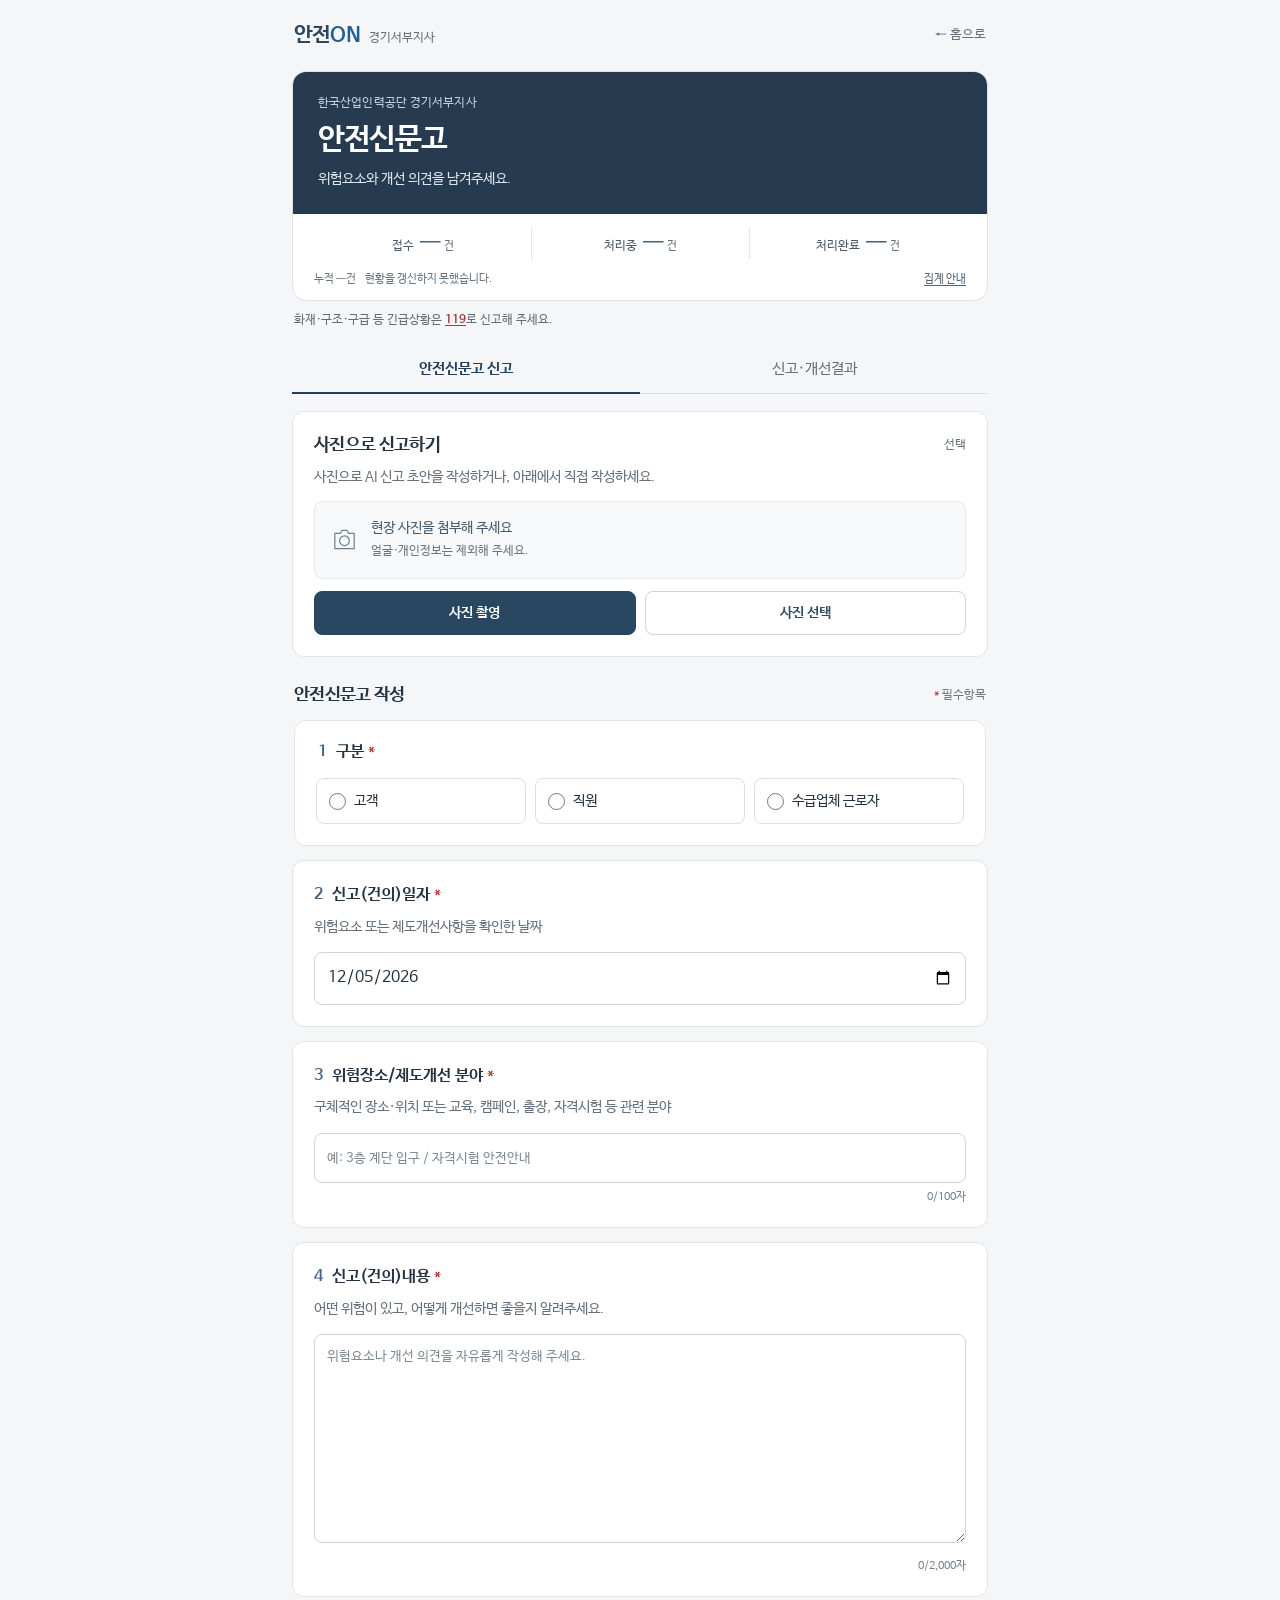
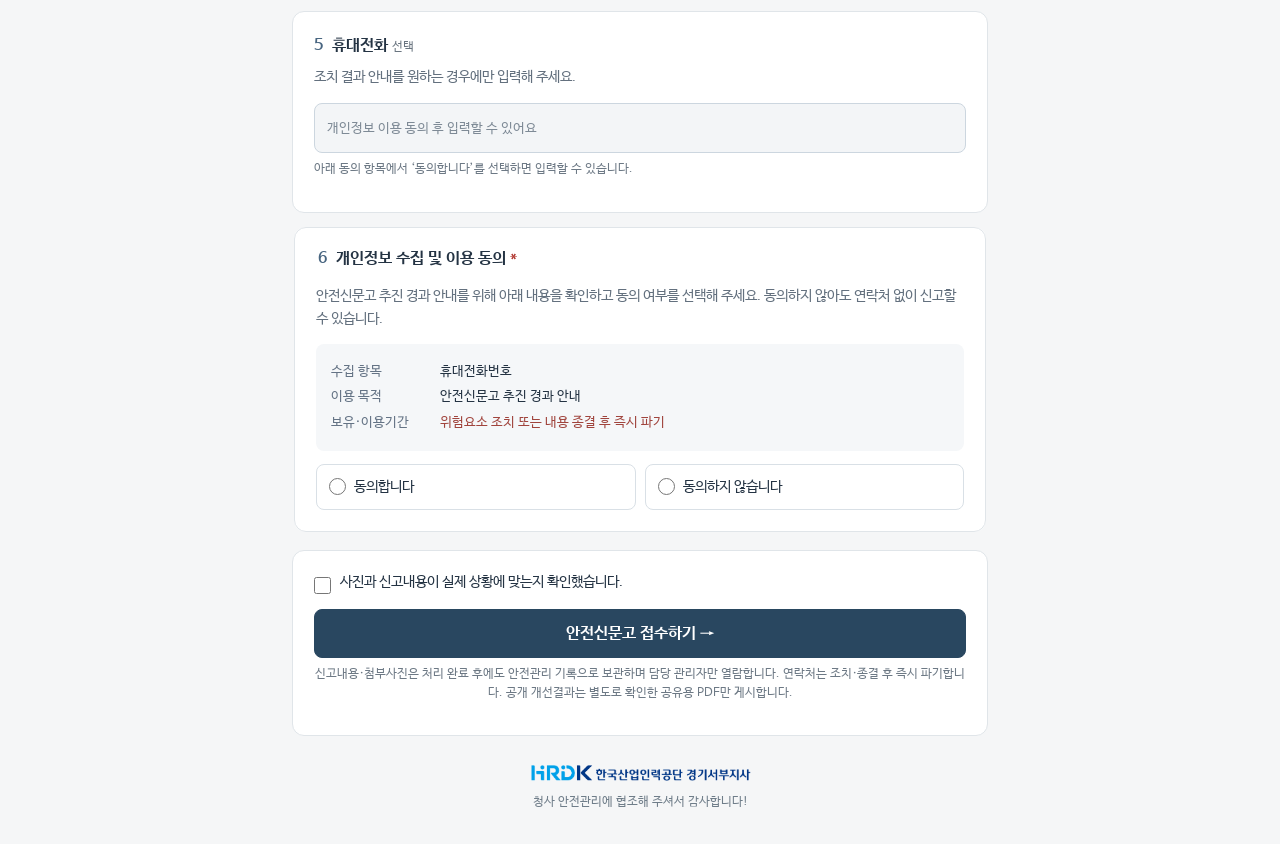
<file: report.html>
<!doctype html>
<html lang="ko">
<head>
  <meta charset="utf-8"><meta name="viewport" content="width=device-width,initial-scale=1,viewport-fit=cover">
  <meta name="referrer" content="same-origin"><meta name="color-scheme" content="light">
  <title>안전신문고 | 안전ON 경기서부지사</title>
  <link rel="stylesheet" href="assets/report.css?v=20261020-3">
  <script src="supabase-config.js"></script><script src="report-config.js"></script>
  <script type="module" src="assets/report.js?v=20261020-3"></script>
  <script type="module" src="assets/report-public.js?v=20261020-3"></script>
</head>
<body>
<a class="skip" href="#reportForm">신고서 바로가기</a>
<div class="shell">
  <header class="top"><a href="index.html" class="brand" aria-label="안전ON 홈">안전<span>ON</span><small>경기서부지사</small></a><a href="index.html" class="back">← 홈으로</a></header>
  <main>
    <section class="report-overview" aria-labelledby="reportHeading">
      <div class="hero"><p class="eyebrow">한국산업인력공단 경기서부지사</p><h1 id="reportHeading">안전신문고</h1><p>위험요소와 개선 의견을 남겨주세요.</p></div>
      <section class="report-summary" aria-labelledby="scoreHeading"><h2 id="scoreHeading" class="sr-only">온라인 안전신문고 처리 현황</h2><div class="summary-counts"><div><span>접수</span><strong id="statReceived">—</strong><small>건</small></div><div><span>처리중</span><strong id="statProcessing">—</strong><small>건</small></div><div><span>처리완료</span><strong id="statCompleted">—</strong><small>건</small></div></div><div class="summary-meta"><span>누적 <b id="statTotal">—</b>건</span><p id="statsMessage" role="status">현황 확인 중</p><details class="count-help"><summary>집계 안내</summary><p>온라인 접수 누적 현황이며 60초마다 갱신합니다.<br>처리중: 검토중·조치중<br>처리완료: 조치완료·종결<br>과거 월별 PDF의 실적은 자동 합산되지 않습니다.</p></details></div></section>
    </section>
    <p class="emergency">화재·구조·구급 등 긴급상황은 <a href="tel:119">119</a>로 신고해 주세요.</p>
    <div id="previewNotice" class="preview-note" hidden>화면 미리보기입니다. 사진 선택과 신고서 작성은 체험할 수 있으며, 실제 AI 분석과 접수는 연결 설정 후 이용할 수 있습니다.</div>
    <div class="report-tabs" role="tablist" aria-label="안전신문고 메뉴"><button type="button" id="reportTab" role="tab" aria-controls="reportPanel" aria-selected="true">안전신문고 신고</button><button type="button" id="resultsTab" role="tab" aria-controls="resultsPanel" aria-selected="false" tabindex="-1">신고·개선결과</button></div>
    <div id="reportPanel" role="tabpanel" aria-labelledby="reportTab">

    <section class="card photo-card" aria-labelledby="photoHeading">
      <div class="section-head"><h2 id="photoHeading">사진으로 신고하기</h2><span class="optional">선택</span></div>
      <p class="help">사진으로 AI 신고 초안을 작성하거나, 아래에서 직접 작성하세요.</p>
      <div class="photo-empty" id="photoEmpty"><svg aria-hidden="true" viewBox="0 0 48 48"><path d="M8 14h9l3-5h8l3 5h9v25H8z"/><circle cx="24" cy="26" r="8"/></svg><div><strong>현장 사진을 첨부해 주세요</strong><span>얼굴·개인정보는 제외해 주세요.</span></div></div>
      <figure id="photoPreview" class="photo-preview" hidden><img id="photoImage" alt="신고에 첨부할 현장 사진"><figcaption><span id="photoInfo"></span><button type="button" id="removePhoto" class="text-button">사진 삭제</button></figcaption></figure>
      <div class="photo-actions"><button type="button" id="cameraButton" class="button secondary">사진 촬영</button><button type="button" id="fileButton" class="button secondary">사진 선택</button></div>
      <input type="file" id="cameraInput" accept="image/jpeg,image/png,image/webp" capture="environment" hidden>
      <input type="file" id="fileInput" accept="image/jpeg,image/png,image/webp" hidden>
      <div id="analysisOptions" hidden>
        <p class="help">사진과 아래 내용을 확인하면 AI 분석이 자동으로 시작됩니다.</p>
        <label class="check-line"><input type="checkbox" id="photoPrivacyChecked"><span>사진과 장소 설명에 얼굴·명찰·연락처·민원서류 등 개인정보나 기밀정보가 없는지 확인했습니다.</span></label>
        <p class="tiny">사진과 입력한 장소 설명이 Google Gemini로 전송됩니다. 무료 서비스에서는 전송한 내용과 분석 결과가 Google 제품·AI 개선에 사용되고 사람이 검토할 수 있습니다. 개인정보를 자동으로 가려주는 기능은 없습니다.</p>
        <label class="check-line"><input type="checkbox" id="aiConsent"><span>위 내용을 확인하고 사진·장소 설명을 Google Gemini로 전송하여 분석하는 데 동의합니다.</span></label>
        <p class="tiny">구분·신고일자·신고내용·휴대전화번호는 AI에 보내지 않습니다. 동의하지 않아도 신고서를 직접 작성할 수 있습니다.</p>
        <button type="button" id="analyzeButton" class="button primary full">AI로 신고 초안 작성</button>
      </div>
      <p id="analysisMessage" class="status-message" role="status" aria-live="polite" hidden></p>
      <div id="analysisResults" class="analysis-results" hidden><div class="result-heading"><h3>AI가 찾은 위험 의심사항</h3><span id="findingCount"></span></div><p class="help">실제 상황에 맞는 항목만 선택해 주세요. AI 결과는 틀리거나 위험을 놓칠 수 있습니다.</p><div id="findingList"></div><button type="button" id="applyDraft" class="button secondary full">선택한 항목으로 초안 넣기</button></div>
    </section>

    <form id="reportForm" novalidate>
      <div class="form-heading"><h2>안전신문고 작성</h2><span><i>*</i> 필수항목</span></div>
      <fieldset class="card"><legend><span>1</span> 구분 <i>*</i></legend><div class="radio-grid"><label class="radio-choice"><input type="radio" name="reporterType" value="고객" required><span>고객</span></label><label class="radio-choice"><input type="radio" name="reporterType" value="직원"><span>직원</span></label><label class="radio-choice"><input type="radio" name="reporterType" value="수급업체 근로자"><span>수급업체 근로자</span></label></div></fieldset>
      <section class="card"><label class="field-title" for="reportDate"><span>2</span> 신고(건의)일자 <i>*</i></label><p class="help">위험요소 또는 제도개선사항을 확인한 날짜</p><input id="reportDate" name="reportDate" type="date" required></section>
      <section class="card"><label class="field-title" for="location"><span>3</span> 위험장소/제도개선 분야 <i>*</i></label><p class="help">구체적인 장소·위치 또는 교육, 캠페인, 출장, 자격시험 등 관련 분야</p><input id="location" name="location" maxlength="100" placeholder="예: 3층 계단 입구 / 자격시험 안전안내" required><div class="counter"><span id="locationCount">0</span>/100자</div></section>
      <section class="card"><label class="field-title" for="content"><span>4</span> 신고(건의)내용 <i>*</i></label><p class="help">어떤 위험이 있고, 어떻게 개선하면 좋을지 알려주세요.</p><p id="draftLabel" class="draft-label" hidden>AI가 작성한 초안입니다. 실제 상황에 맞게 수정해 주세요.</p><textarea id="content" name="content" rows="7" maxlength="2000" placeholder="위험요소나 개선 의견을 자유롭게 작성해 주세요." required></textarea><div class="counter"><span id="contentCount">0</span>/2,000자</div></section>
      <section class="card"><label class="field-title" for="phone"><span>5</span> 휴대전화 <span class="optional">선택</span></label><p class="help">조치 결과 안내를 원하는 경우에만 입력해 주세요.</p><input id="phone" name="phone" type="tel" inputmode="numeric" maxlength="11" autocomplete="tel" placeholder="개인정보 이용 동의 후 입력할 수 있어요" disabled><p class="tiny">아래 동의 항목에서 ‘동의합니다’를 선택하면 입력할 수 있습니다.</p></section>
      <fieldset class="card"><legend><span>6</span> 개인정보 수집 및 이용 동의 <i>*</i></legend><p class="help">안전신문고 추진 경과 안내를 위해 아래 내용을 확인하고 동의 여부를 선택해 주세요. 동의하지 않아도 연락처 없이 신고할 수 있습니다.</p><dl class="privacy"><div><dt>수집 항목</dt><dd>휴대전화번호</dd></div><div><dt>이용 목적</dt><dd>안전신문고 추진 경과 안내</dd></div><div><dt>보유·이용기간</dt><dd>위험요소 조치 또는 내용 종결 후 즉시 파기</dd></div></dl><div class="consent-options"><label class="radio-choice"><input type="radio" name="privacyConsent" value="yes" required><span>동의합니다</span></label><label class="radio-choice"><input type="radio" name="privacyConsent" value="no"><span>동의하지 않습니다</span></label></div></fieldset>
      <div class="card final-check"><label class="check-line"><input type="checkbox" id="reviewed" required><span>사진과 신고내용이 실제 상황에 맞는지 확인했습니다.</span></label><div class="trap" aria-hidden="true"><label>이 항목은 비워두세요<input id="website" tabindex="-1" autocomplete="off"></label></div><p id="submitError" class="error-message" role="alert" hidden></p><button class="button primary full" id="submitButton" type="submit">안전신문고 접수하기 →</button><p class="tiny center">신고내용·첨부사진은 처리 완료 후에도 안전관리 기록으로 보관하며 담당 관리자만 열람합니다. 연락처는 조치·종결 후 즉시 파기합니다. 공개 개선결과는 별도로 확인한 공유용 PDF만 게시합니다.</p></div>
    </form>
    <section class="card success" id="successView" tabindex="-1" hidden><span class="success-icon">✓</span><h2>안전신문고가 접수되었습니다</h2><p>안전한 일상을 위한 소중한 의견에 감사드립니다.</p><div class="receipt"><span>접수번호</span><strong id="receiptNumber"></strong></div><p class="help">접수번호를 기록해 주세요. 연락처를 남긴 경우 담당자가 추진 경과를 안내할 수 있습니다.</p><div class="photo-actions"><a class="button secondary" href="index.html">안전ON 홈</a><button class="button primary" type="button" id="newReport">새 신고 작성</button></div></section>
    </div>
    <section id="resultsPanel" role="tabpanel" aria-labelledby="resultsTab" hidden><div class="card results-intro"><h2>월별 신고·개선결과</h2><p class="help">월별 신고와 개선결과를 확인할 수 있습니다. 공개된 PDF 자료만 표시합니다.</p><button id="resultsRefresh" type="button" class="button secondary">자료 새로고침</button></div><p id="resultsMessage" class="help" role="status"></p><div id="publicationsList"></div><button id="publicationsMore" class="button secondary full" type="button" hidden>이전 자료 더 보기</button></section>
    <footer><img src="images/지사로고.png" alt="한국산업인력공단 경기서부지사"><p>청사 안전관리에 협조해 주셔서 감사합니다!</p></footer>
  </main>
</div>
<dialog id="replaceDialog"><h2>작성한 내용을 바꿀까요?</h2><p>현재 신고내용을 AI 초안으로 바꿉니다. 유지하려면 취소를 눌러주세요.</p><div class="photo-actions"><button class="button secondary" id="cancelReplace" type="button">취소</button><button class="button primary" id="confirmReplace" type="button">초안으로 바꾸기</button></div></dialog>
</body></html>
</file>
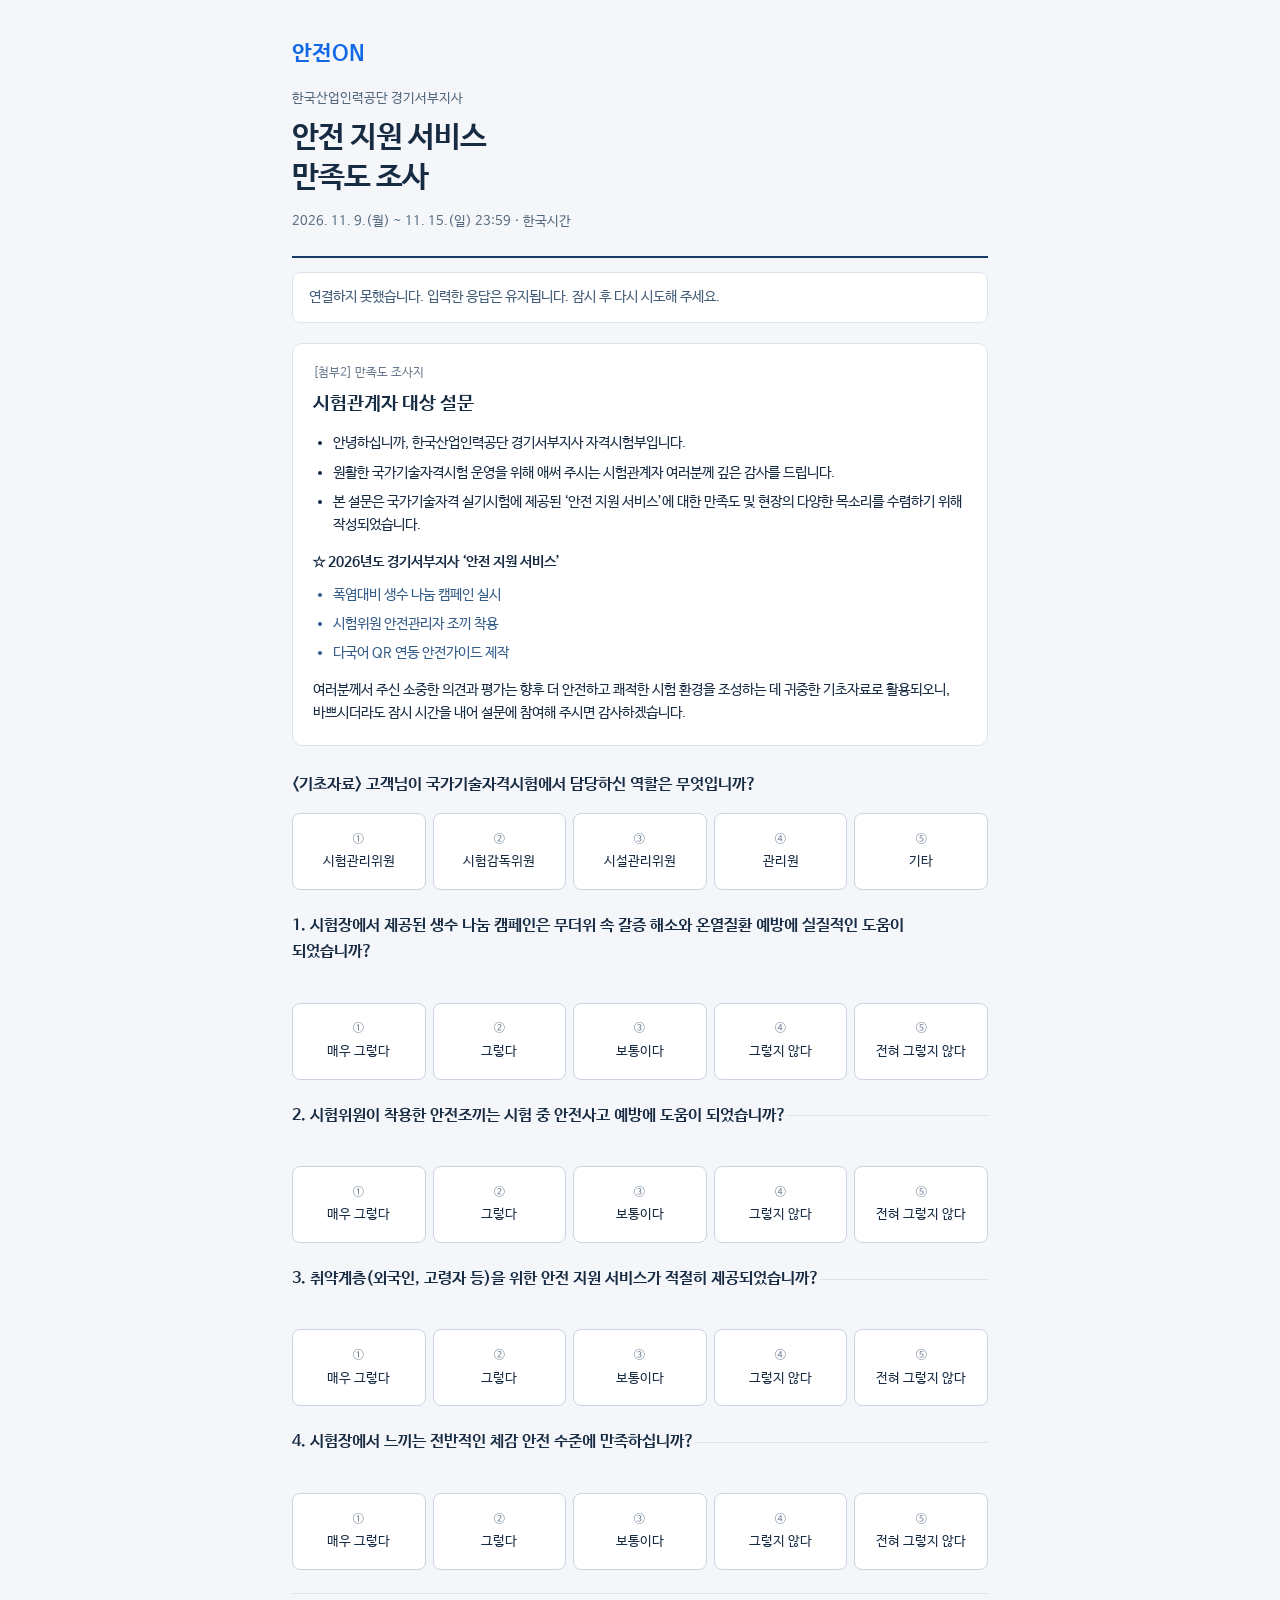
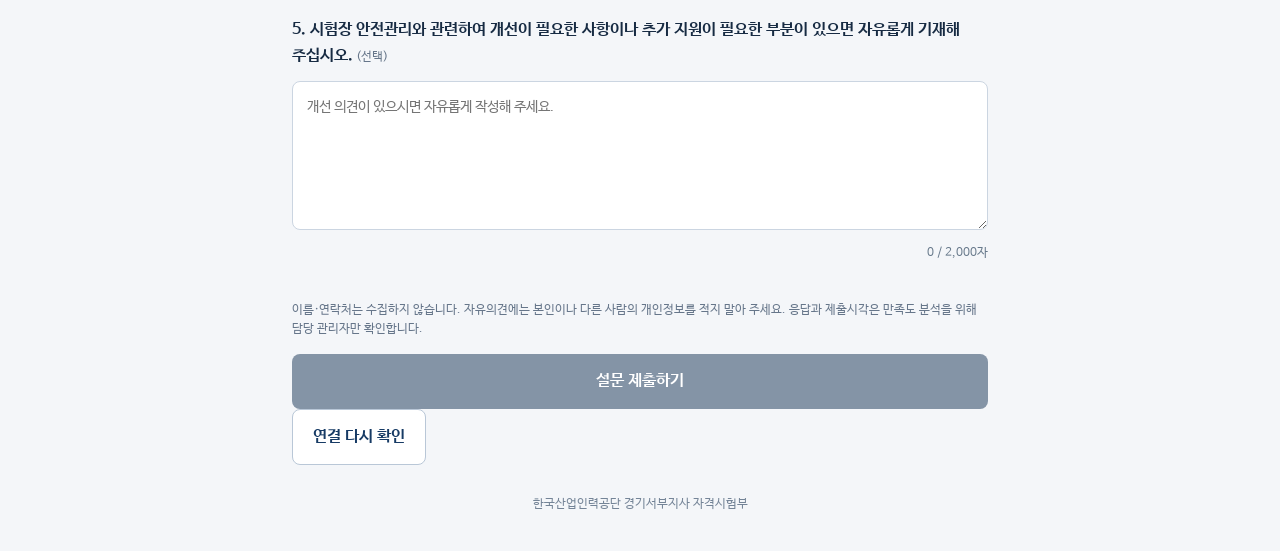
<file: survey.html>
<!doctype html>
<html lang="ko"><head><meta charset="utf-8"><meta name="viewport" content="width=device-width,initial-scale=1,viewport-fit=cover"><meta name="theme-color" content="#173b65"><title>안전 지원 서비스 만족도 조사 | 안전ON</title><link rel="stylesheet" href="assets/survey.css?v=20261109-1"><script src="supabase-config.js"></script><script src="survey-config.js"></script><script type="module" src="assets/survey-form.mjs?v=20261109-1"></script></head>
<body class="so-survey-page"><main class="so-survey-container">
  <header class="so-survey-heading"><a href="index.html" class="so-survey-home" target="_top">안전ON</a><span>한국산업인력공단 경기서부지사</span><h1>안전 지원 서비스<br> 만족도 조사</h1><p class="so-survey-period">2026. 11. 9.(월) ~ 11. 15.(일) 23:59 · 한국시간</p></header>
  <p id="surveyState" class="so-survey-state" role="status">조사 참여 가능 여부를 확인하고 있습니다.</p>
  <section class="so-survey-intro" aria-labelledby="surveyIntroTitle">
    <p class="so-survey-source">[첨부2] 만족도 조사지</p><h2 id="surveyIntroTitle">시험관계자 대상 설문</h2>
    <ul>
      <li>안녕하십니까, 한국산업인력공단 경기서부지사 자격시험부입니다.</li>
      <li>원활한 국가기술자격시험 운영을 위해 애써 주시는 시험관계자 여러분께 깊은 감사를 드립니다.</li>
      <li>본 설문은 국가기술자격 실기시험에 제공된 ‘안전 지원 서비스’에 대한 만족도 및 현장의 다양한 목소리를 수렴하기 위해 작성되었습니다.</li>
    </ul>
    <p class="so-survey-service-title">☆ 2026년도 경기서부지사 ‘안전 지원 서비스’</p>
    <ul class="so-survey-services"><li>폭염대비 생수 나눔 캠페인 실시</li><li>시험위원 안전관리자 조끼 착용</li><li>다국어 QR 연동 안전가이드 제작</li></ul>
    <p>여러분께서 주신 소중한 의견과 평가는 향후 더 안전하고 쾌적한 시험 환경을 조성하는 데 귀중한 기초자료로 활용되오니, 바쁘시더라도 잠시 시간을 내어 설문에 참여해 주시면 감사하겠습니다.</p>
  </section>
  <form id="surveyForm" novalidate>
    <fieldset id="surveyFields" disabled>
      <div id="surveyQuestions"></div>
      <p class="so-survey-privacy">이름·연락처는 수집하지 않습니다. 자유의견에는 본인이나 다른 사람의 개인정보를 적지 말아 주세요. 응답과 제출시각은 만족도 분석을 위해 담당 관리자만 확인합니다.</p>
      <div class="so-survey-trap" aria-hidden="true"><label>이 항목은 비워두세요<input name="website" id="surveyWebsite" tabindex="-1" autocomplete="off"></label></div>
      <p id="surveyError" class="so-survey-error" role="alert" hidden></p>
      <button id="surveySubmit" class="so-survey-primary" type="submit">설문 제출하기</button>
    </fieldset>
  </form>
  <section id="surveySuccess" class="so-survey-success" tabindex="-1" hidden><span aria-hidden="true">✓</span><h2>소중한 의견 감사합니다.</h2><p id="surveySuccessMessage">설문 응답이 정상적으로 저장되었습니다.</p><p>더 안전하고 쾌적한 시험 환경을 만드는 데 활용하겠습니다.</p><a href="index.html" target="_top">안전ON으로 돌아가기</a></section>
  <button id="surveyRetry" class="so-survey-secondary" type="button" hidden>연결 다시 확인</button>
  <footer class="so-survey-footer">한국산업인력공단 경기서부지사 자격시험부</footer>
</main></body></html>
</file>
<file: assets/report.css>
@font-face{font-family:SafetyON;src:url('../fonts/NanumBarunGothic.ttf') format('truetype');font-display:swap;font-weight:400}
@font-face{font-family:SafetyON;src:url('../fonts/NanumBarunGothicBold.ttf') format('truetype');font-display:swap;font-weight:700}
:root{font-family:SafetyON,'Malgun Gothic',system-ui,sans-serif;color:#243343;background:#f5f6f7;--blue:#245f94;--navy:#243d56;--muted:#63707e;--line:#dfe4e8}
*{box-sizing:border-box}
body{margin:0;font-size:16px;line-height:1.6}
button,input,textarea{font:inherit}
button,a,input,textarea{-webkit-tap-highlight-color:transparent}
button,a{touch-action:manipulation}
button{cursor:pointer}
button:disabled{cursor:wait;opacity:.65}
a{color:inherit}
h1,h2,h3,p{margin:0}
h1,h2,h3{line-height:1.35;letter-spacing:-.035em}
h2{font-size:1.15rem}h3{font-size:1rem}
i{font-style:normal;color:#b33c35}
[hidden]{display:none!important}
.shell{max-width:740px;margin:auto;padding:0 22px 32px}
.top{display:flex;align-items:center;justify-content:space-between;padding:19px 2px}
.brand{text-decoration:none;font-weight:700;color:#2b465e;font-size:1.3rem;letter-spacing:-.04em}
.brand span{color:#245f94}
.brand small{font-size:.75rem;font-weight:400;color:var(--muted);margin-left:9px;letter-spacing:0}
.back{font-size:.8rem;color:var(--muted);text-decoration:none}
.back:hover{text-decoration:underline}
.report-overview{border:1px solid #dce2e8;border-radius:14px;background:#fff}
.hero{padding:22px 25px 23px;border-radius:13px 13px 0 0;background:#263b50;color:#fff}
.hero h1{font-size:1.9rem;margin:6px 0 8px;letter-spacing:-.045em}
.hero p:not(.eyebrow){font-size:.89rem;color:#e0e7ed;line-height:1.65}
.eyebrow{font-size:.72rem;letter-spacing:.01em;color:#c6d1dd}
.eyebrow.blue{color:var(--blue);margin-bottom:6px}
.report-summary{padding:13px 21px 11px}
.summary-counts{display:grid;grid-template-columns:repeat(3,minmax(0,1fr));align-items:center}
.summary-counts>div{display:flex;align-items:baseline;justify-content:center;gap:6px;min-width:0;flex-wrap:wrap;padding:0 4px}
.summary-counts>div+div{border-left:1px solid #e5e8eb}
.summary-counts span{font-size:.78rem;color:#4a5968;white-space:nowrap}
.summary-counts strong{font-size:1.45rem;line-height:1.35;font-variant-numeric:tabular-nums;color:#243d56;overflow-wrap:anywhere}
.summary-counts small{font-size:.66rem;color:#64717e;margin-left:-3px}
.summary-meta{display:flex;align-items:center;gap:9px;margin-top:10px;font-size:.66rem;color:#677482;position:relative;flex-wrap:wrap}
.summary-meta>span{white-space:nowrap}
.summary-meta b{font-weight:400;color:#3b4b5c}
.summary-meta>p{flex:1;min-width:0}
.count-help{margin-left:auto}
.count-help summary{cursor:pointer;color:#526576;text-decoration:underline;text-underline-offset:3px;white-space:nowrap;list-style:none;padding:2px 0}
.count-help summary::-webkit-details-marker{display:none}
.count-help p{position:absolute;z-index:3;right:0;top:25px;width:min(290px,calc(100vw - 70px));padding:13px 15px;background:#fff;border:1px solid #d5dde5;border-radius:8px;line-height:1.9;color:#405267;box-shadow:0 5px 20px #243d5612}
.emergency{font-size:.74rem;color:#626a73;line-height:1.65;margin:10px 2px 0}
.emergency a{font-weight:700;color:#9e4238;text-underline-offset:2px}
.report-tabs{display:grid;grid-template-columns:1fr 1fr;border-bottom:1px solid #d7dfe6;margin:15px 0 17px;gap:0}
.report-tabs button{border:0;border-bottom:2px solid transparent;padding:12px 5px 11px;margin-bottom:-1px;font-size:.91rem;color:#66717d;font-weight:400;background:none}
.report-tabs button[aria-selected=true]{color:#213e5a;border-bottom-color:#263f58;font-weight:700}
.card{background:#fff;border:1px solid #e0e5e9;border-radius:12px;padding:21px;margin-bottom:14px;min-width:0}
fieldset.card{padding-top:18px}
fieldset legend{float:left;width:100%;margin-bottom:14px;font-weight:700;font-size:1rem}
fieldset legend+*{clear:both}
.section-head,.form-heading,.result-heading{display:flex;justify-content:space-between;align-items:center;gap:10px}
.optional{font-size:.72rem;color:#6a7580;white-space:nowrap;font-weight:400}
.help{font-size:.85rem;line-height:1.65;color:var(--muted);margin:8px 0 14px}
.photo-card .help{margin:8px 0 12px}
.photo-empty{margin:12px 0;background:#f8f9fa;border:1px solid #e5e9ec;border-radius:8px;display:flex;align-items:center;gap:12px;text-align:left;padding:15px;color:#475b6e;min-height:78px}
.photo-empty svg{width:29px;height:29px;flex:0 0 29px;fill:none;stroke:#6b8092;stroke-width:2}
.photo-empty strong{display:block;font-size:.88rem;font-weight:400;line-height:1.5}
.photo-empty span{display:block;font-size:.74rem;color:#697582;margin-top:3px;line-height:1.6}
.photo-actions{display:flex;gap:9px}
.photo-actions>*{flex:1}
.button{display:inline-flex;align-items:center;justify-content:center;gap:6px;min-height:44px;border:1px solid transparent;border-radius:8px;text-decoration:none;font-weight:700;font-size:.87rem;padding:10px 13px;transition:background .15s}
.primary,#cameraButton{background:#294760;border-color:#294760;color:#fff}
.primary:hover,#cameraButton:hover{background:#203c54;border-color:#203c54}
.secondary{color:#334f68;border-color:#ccd6df;background:#fff}
.secondary:hover{background:#f1f4f7}
.full{width:100%}
.photo-preview{margin:14px 0 12px}
.photo-preview>img{width:100%;max-height:350px;object-fit:contain;background:#f2f4f6;border-radius:8px}
.photo-preview figcaption{display:flex;justify-content:space-between;align-items:center;font-size:.75rem;color:var(--muted);padding-top:6px}
.text-button{border:0;background:none;color:#a0443d;font-size:.75rem;padding:4px}
.check-line{display:flex;align-items:flex-start;gap:9px;font-size:.85rem}
.check-line input{margin:5px 0 0;flex:0 0 auto;width:17px;height:17px;accent-color:var(--blue)}
#analysisOptions{margin-top:17px}
input[type=radio]{accent-color:var(--blue);width:17px;height:17px;flex:0 0 auto}
.tiny{color:#6d7985;font-size:.73rem;margin:7px 0 12px}
.center{text-align:center}
.form-heading{margin:26px 2px 12px}
.form-heading>span{font-size:.75rem;color:#6e7985}
.field-title{display:block;font-weight:700;font-size:1rem}
.field-title>span:first-child,legend>span{color:#486580;margin-right:5px}
input:not([type=radio]):not([type=checkbox]):not([type=file]),textarea{width:100%;border:1px solid #ccd6df;border-radius:8px;background:#fff;color:#243343;padding:11px 12px;outline:none;min-height:45px;line-height:1.65}
textarea{resize:vertical;min-height:160px}
input::placeholder,textarea::placeholder{color:#7e8a96;font-size:.84rem}
input:focus,textarea:focus{border-color:#476d90!important;box-shadow:0 0 0 3px #476d9012}
input:disabled{background:#f3f5f7!important;color:#788593}
.radio-grid{display:grid;grid-template-columns:repeat(3,1fr);gap:9px}
.radio-choice{display:flex;align-items:center;justify-content:flex-start;gap:8px;border:1px solid #d9e0e6;background:#fff;min-height:46px;padding:10px 12px;border-radius:8px;font-size:.87rem;cursor:pointer}
.radio-choice:has(input:checked){border-color:#4a6e8c;background:#f1f5f8;color:#263f56}
.radio-choice input{margin:0}
.counter{color:#6f7d8c;text-align:right;font-size:.71rem;margin-top:5px}
.privacy{font-size:.79rem;background:#f5f7f9;border-radius:8px;padding:13px 15px;margin:13px 0}
.privacy div{display:grid;grid-template-columns:100px 1fr;gap:9px;margin:5px 0}
.privacy dt{color:#647385}
.privacy dd{margin:0}
.privacy div:last-child dd{color:#a0443d}
.consent-options{display:flex;gap:9px}
.consent-options>*{flex:1}
.final-check{margin-top:18px}
.final-check>.button{margin-top:15px;font-size:1rem;min-height:49px}
.error-message{padding:11px 13px;border-radius:8px;background:#fbefed;color:#a4342b;font-size:.84rem;margin-top:12px}
.status-message{font-size:.84rem;margin-top:14px;padding:12px 13px;border-radius:8px;background:#f0f4f7;color:#3b5973;white-space:pre-wrap}
.status-message.warn{background:#faf3e7;color:#7c5726}
.analysis-results{margin-top:18px;border-top:1px solid #e1e6eb;padding-top:17px}
.result-heading>span{font-size:.75rem;color:#4f6f8c}
.finding{display:flex;gap:10px;background:#f7f9fb;border:1px solid #dce4eb;border-radius:8px;padding:13px;margin-bottom:10px;font-size:.85rem;cursor:pointer}
.finding input{margin:5px 0 0;accent-color:var(--blue)}
.finding strong{display:block;margin-bottom:4px;color:#2e4b65}
.finding p{color:#5b6d7e;font-size:.79rem;line-height:1.6}
.finding .suggestion{color:#436654;margin-top:5px}
.draft-label{color:#385c7d;background:#f1f5f8;padding:8px 10px;border-radius:6px;font-size:.78rem;margin-bottom:10px}
.preview-note{font-size:.8rem;background:#faf3e5;color:#795b29;border:1px solid #eadab9;border-radius:8px;margin-top:12px;padding:11px}
.success{text-align:center;padding:32px 23px;margin-top:22px}
.success-icon{display:grid;place-items:center;margin:0 auto 16px;width:52px;height:52px;background:#edf5f0;color:#3a7a58;border-radius:50%;font-size:1.7rem}
.success>p{color:var(--muted);font-size:.87rem;margin:13px 0}
.receipt{background:#f3f6f8;border-radius:8px;padding:18px;margin:22px 0;display:grid;gap:6px}
.receipt span{font-size:.77rem;color:var(--muted)}
.receipt strong{color:#294e70;letter-spacing:.03em}
.trap{position:absolute;left:-10000px;width:1px;height:1px;overflow:hidden}
.results-intro{margin-top:4px}
.document-month{display:inline-block;background:#f0f3f6;color:#49617a;border-radius:5px;font-size:.74rem;padding:3px 7px;margin-bottom:10px}
.document-summary{white-space:pre-wrap;overflow-wrap:anywhere}
.document-bottom{display:flex;align-items:center;gap:12px;flex-wrap:wrap}
.document-bottom .button{margin-left:auto}
.pdf-message{width:100%;margin:0}
.result-document h3{overflow-wrap:anywhere}
.pdf-message a{color:var(--blue);text-decoration:underline}
footer{text-align:center;color:#6f7d89;font-size:.74rem;margin:27px 0 0}
footer img{display:block;max-width:225px;max-height:42px;width:auto;margin:0 auto 10px}
dialog{border:1px solid var(--line);border-radius:12px;padding:24px;max-width:430px;width:calc(100% - 32px);box-shadow:0 20px 70px #233b5026}
dialog::backdrop{background:#11223180}
dialog h2{font-size:1.1rem}
dialog p{font-size:.87rem;color:var(--muted);margin:12px 0 22px}
.skip{position:absolute;left:12px;top:-70px;background:#fff;padding:10px;z-index:10}
.skip:focus{top:8px}
.sr-only{position:absolute;width:1px;height:1px;padding:0;margin:-1px;overflow:hidden;clip:rect(0,0,0,0);white-space:nowrap;border:0}
:focus-visible{outline:3px solid #6c8ba9;outline-offset:3px}
@media(max-width:520px){
 .shell{padding:0 15px 24px}.top{padding:16px 1px}.brand{font-size:1.23rem}.brand small{font-size:.7rem;margin-left:7px}.back{font-size:.76rem}
 .hero{padding:18px 20px 19px}.hero h1{font-size:1.7rem;margin:5px 0 6px}.hero p:not(.eyebrow){font-size:.81rem}.eyebrow{font-size:.68rem}
 .report-summary{padding:12px 13px 10px}.summary-counts span{font-size:.75rem}.summary-counts strong{font-size:1.35rem}.summary-counts>div{gap:5px;padding:0 2px}
 .summary-meta{font-size:.63rem;gap:7px;margin-top:9px}.emergency{font-size:.7rem;margin-top:9px}.report-tabs{margin:12px 0 14px}.report-tabs button{font-size:.86rem;padding:11px 4px}
 .card{padding:18px 17px;border-radius:10px}.photo-card .help{font-size:.8rem;margin:7px 0 10px}.photo-empty{padding:12px;gap:10px;margin:10px 0 12px;min-height:75px}.photo-empty strong{font-size:.84rem}.photo-empty span{font-size:.71rem}.section-head h2{font-size:1.1rem}
 .radio-grid{grid-template-columns:1fr}.consent-options{flex-direction:column}.privacy div{grid-template-columns:87px 1fr}.help{font-size:.81rem}
}
@media(max-width:360px){.top{padding:12px 1px}.summary-counts span{font-size:.69rem}.summary-counts strong{font-size:1.2rem}.summary-counts>div{gap:4px}.summary-counts small{font-size:.6rem}.summary-meta{font-size:.6rem;gap:5px}.hero{padding:14px 17px}.hero h1{font-size:1.6rem}.report-tabs{margin:10px 0 11px}.photo-card{padding:15px 14px}.photo-card .help{margin:6px 0 8px}.photo-empty svg{width:25px;height:25px;flex-basis:25px}.photo-empty{gap:8px;min-height:64px;padding:10px;margin:8px 0 10px}}
@media(prefers-reduced-motion:reduce){*{scroll-behavior:auto!important;transition:none!important}}
</file>
<file: assets/survey.css>
@font-face{font-family:SafetySurvey;src:url('../fonts/NanumBarunGothic.ttf') format('truetype');font-weight:400;font-display:swap}@font-face{font-family:SafetySurvey;src:url('../fonts/NanumBarunGothicBold.ttf') format('truetype');font-weight:700;font-display:swap}
.so-survey-page{margin:0;background:#f4f6f9;color:#172b43;font-family:SafetySurvey,'Malgun Gothic',sans-serif;font-size:16px;line-height:1.65;word-break:keep-all;overflow-wrap:anywhere}.so-survey-page *{box-sizing:border-box}.so-survey-page [hidden]{display:none!important}.so-survey-container{max-width:740px;margin:auto;padding:28px 22px 36px}.so-survey-heading{padding:8px 0 24px;border-bottom:2px solid #173b65}.so-survey-home{font-weight:700;color:#1268e5;text-decoration:none;font-size:22px}.so-survey-heading>span{display:block;color:#53677b;font-size:13px;margin-top:16px}.so-survey-heading h1{font-size:30px;line-height:1.35;letter-spacing:-1px;margin:8px 0 12px}.so-survey-period{font-size:13px;color:#52677d;margin:0}.so-survey-state{font-size:14px;padding:13px 16px;border:1px solid #dbe3ec;border-radius:8px;background:#fff;color:#435d78}.so-survey-state[data-state="closed"],.so-survey-error{color:#9c3026;background:#fff4f1}.so-survey-intro{background:#fff;border:1px solid #dbe3ec;border-radius:10px;padding:20px;margin:20px 0 26px;font-size:14px}.so-survey-source{margin:0 0 5px;font-size:12px;color:#68798d}.so-survey-intro h2{font-size:19px;margin:0 0 12px}.so-survey-intro ul{padding-left:20px;margin:10px 0}.so-survey-intro li+li{margin-top:6px}.so-survey-intro p:last-child{margin-bottom:0}.so-survey-service-title{font-weight:700;margin-bottom:2px}.so-survey-services{color:#345c88}.so-survey-page fieldset{min-width:0}#surveyFields{border:0;padding:0;margin:0;min-width:0}.so-survey-question{border:0;margin:0;padding:23px 0;border-top:1px solid #dbe3ec}.so-survey-question:first-child{border-top:0;padding-top:0}.so-survey-question legend{font-size:16px;font-weight:700;padding:0;margin-bottom:14px;line-height:1.65}.so-survey-question .so-survey-optional{font-weight:400;color:#66768a;font-size:12px}.so-survey-choices{display:grid;grid-template-columns:repeat(5,minmax(0,1fr));gap:7px}.so-survey-choice{position:relative;display:flex;min-height:77px;align-items:center;justify-content:center;text-align:center;padding:12px 6px;background:white;border:1px solid #cbd5e1;border-radius:8px;cursor:pointer;font-size:13px;line-height:1.45}.so-survey-choice input{position:absolute;width:1px;height:1px;opacity:0}.so-survey-choice:has(input:checked){background:#edf4fc;border:2px solid #245b94;padding:11px 5px;color:#173b65;font-weight:700}.so-survey-choice:has(input:focus-visible){outline:3px solid #91b9e8;outline-offset:3px}.so-survey-choice em{display:block;font-size:12px;font-style:normal;color:#697c91;margin-bottom:5px}.so-survey-question textarea{width:100%;min-height:142px;padding:14px;border:1px solid #cbd5e1;border-radius:8px;font:inherit;font-size:14px;line-height:1.7;resize:vertical;color:inherit;background:#fff}.so-survey-question textarea:focus{outline:2px solid #245b94;outline-offset:2px}.so-survey-counter{text-align:right;font-size:12px;color:#67798b;margin:4px 0 0}.so-survey-privacy{font-size:12px;color:#66768a;padding:14px 0;margin:0}.so-survey-primary,.so-survey-secondary{font:inherit;border-radius:8px;padding:14px 20px;font-weight:700;cursor:pointer;min-height:50px}.so-survey-primary{width:100%;border:0;color:#fff;background:#173b65}.so-survey-primary:hover{background:#0c2a4c}.so-survey-primary:disabled{background:#8494a6;cursor:wait}.so-survey-secondary{border:1px solid #b9c7d7;background:#fff;color:#173b65}.so-survey-error{font-size:14px;padding:13px;border-radius:6px}.so-survey-footer{font-size:12px;color:#748497;text-align:center;margin-top:30px}.so-survey-success{padding:40px 16px;text-align:center;background:white;border:1px solid #dbe3ec;border-radius:10px}.so-survey-success>span{display:inline-grid;place-items:center;background:#eaf3ef;color:#24634b;font-size:24px;width:48px;height:48px;border-radius:50%}.so-survey-success h2{font-size:22px}.so-survey-success p{color:#53677b;font-size:14px}.so-survey-success a{display:inline-block;margin-top:12px;color:#173b65;font-weight:700}.so-survey-trap{position:absolute;left:-10000px;width:1px;height:1px;overflow:hidden}.so-survey-embed{background:#fff}.so-survey-embed .so-survey-container{padding:14px 22px 24px}.so-survey-embed .so-survey-home{display:none}.so-survey-embed .so-survey-heading>span{margin-top:0}.so-survey-embed .so-survey-heading h1{font-size:25px}.so-survey-embed .so-survey-heading h1 br{display:none}
/* 메인 화면의 설문 진입 버튼과 팝업에만 적용합니다. */
.so-survey-launch{display:inline-flex;align-items:center;justify-content:center;align-self:flex-start;flex:0 0 auto;min-height:36px;padding:8px 11px;border:1px solid #b9cbdc;border-radius:8px;color:#173b65;background:#f7fafd;font:inherit;font-size:12px;font-weight:700;text-decoration:none;white-space:nowrap;margin-top:4px;cursor:pointer}.so-survey-launch[hidden]{display:none}.so-survey-launch:hover{background:#edf4fc}.so-survey-dialog{width:min(700px,calc(100% - 24px));max-width:700px;max-height:calc(100dvh - 24px);padding:0;border:0;border-radius:12px;color:#172b43;background:#fff;box-shadow:0 20px 70px #071e3d38;overflow:hidden}.so-survey-dialog::backdrop{background:rgba(15,30,50,.42)}.so-survey-dialog[open]{display:flex;flex-direction:column;height:min(850px,calc(100dvh - 32px))}.so-survey-dialog-head{display:flex;align-items:center;justify-content:space-between;gap:12px;padding:12px 18px;border-bottom:1px solid #e0e6ee;flex:0 0 auto;font-size:14px}.so-survey-dialog-head h2{font-size:14px;margin:0;font-weight:700}.so-survey-dialog-close{display:grid;place-items:center;min-width:36px;height:36px;background:#f0f3f7;border:0;border-radius:7px;font:inherit;font-size:23px;cursor:pointer;color:#43566c}.so-survey-dialog iframe{display:block;border:0;width:100%;flex:1 1 auto;min-height:0;background:#fff}.so-survey-dialog-foot{display:flex;align-items:center;justify-content:space-between;gap:10px;padding:10px 18px;border-top:1px solid #e0e6ee;font-size:12px;flex:0 0 auto}.so-survey-dialog-foot label{display:flex;align-items:center;gap:7px;min-height:34px;cursor:pointer}.so-survey-dialog-foot input{width:16px;height:16px}.so-survey-dialog-foot button{font:inherit;padding:8px 14px;border:1px solid #cbd5e1;border-radius:6px;background:white;color:#344c66;cursor:pointer}.so-survey-dialog-foot a{font-size:12px;color:#52677d}
@media(max-width:480px){.so-survey-container{padding:18px 16px 28px}.so-survey-heading h1{font-size:27px}.so-survey-intro{padding:16px;font-size:13px}.so-survey-choices{gap:5px}.so-survey-choice{font-size:12px;padding:10px 4px;min-height:80px}.so-survey-choice:has(input:checked){padding:9px 3px}.so-survey-question legend{font-size:15px}.so-survey-question{padding:22px 0}.so-survey-embed .so-survey-container{padding:12px 14px 20px}.so-survey-dialog-head,.so-survey-dialog-foot{padding-left:13px;padding-right:13px}.so-survey-dialog-foot a{display:none}.so-survey-embed .so-survey-heading h1{font-size:23px}.header-actions:has(.so-survey-launch){flex-wrap:wrap;justify-content:flex-end;max-width:145px;gap:0}.header-actions .so-survey-launch{order:-1;margin:0 0 4px auto;min-height:30px;padding:5px 9px}}

@media(max-width:420px){.so-survey-choices{grid-template-columns:repeat(2,minmax(0,1fr));gap:7px}.so-survey-choice{min-height:48px;padding:11px 10px;font-size:14px;justify-content:flex-start;text-align:left}.so-survey-choice span{display:flex;align-items:center;gap:8px}.so-survey-choice em{display:inline;margin:0;font-size:12px}.so-survey-choice:last-child{grid-column:1/-1}.so-survey-choice:has(input:checked){padding:10px 9px}}
</file>
